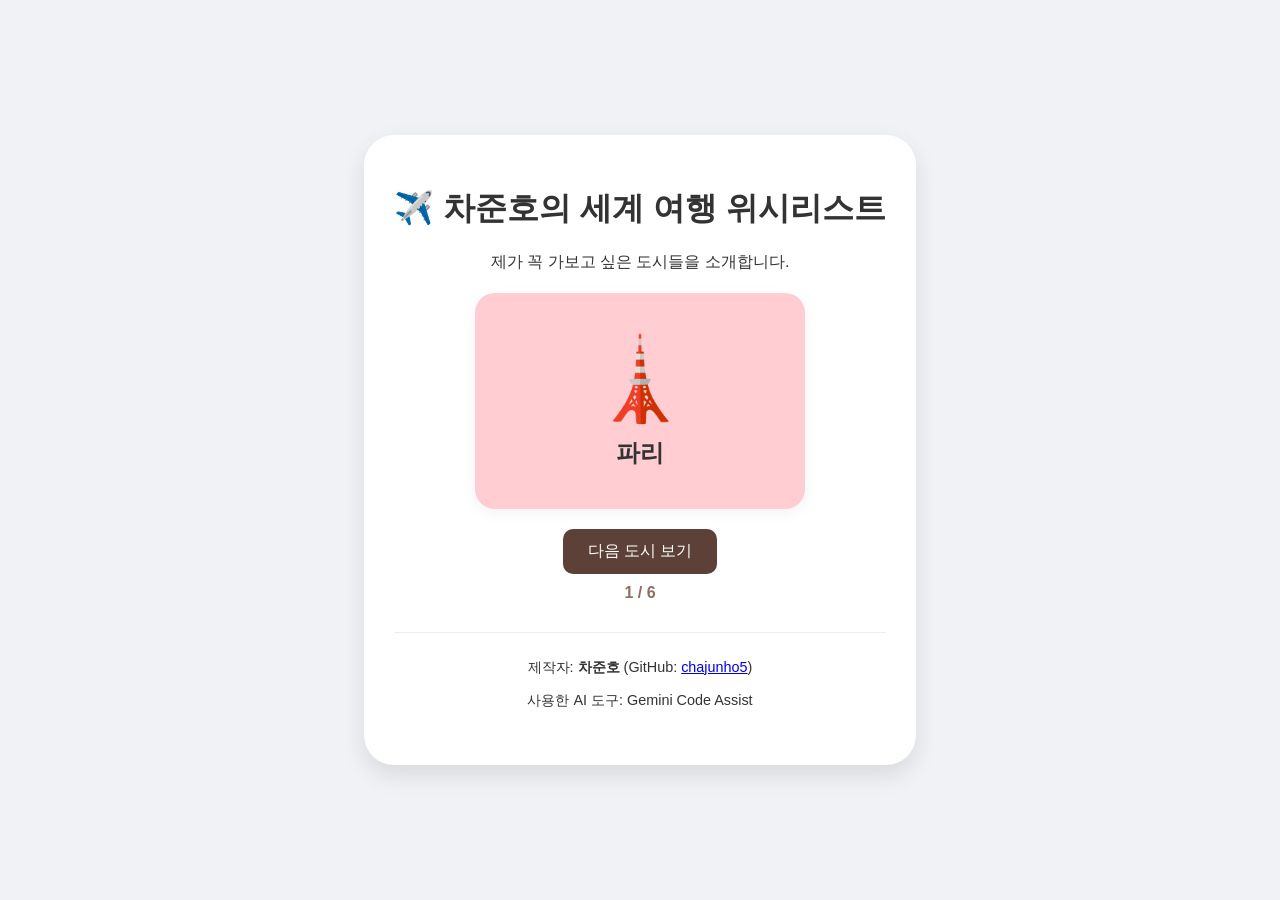
<file: index.html>
<!DOCTYPE html>
<html lang="ko">
<head>
    <meta charset="UTF-8">
    <meta name="viewport" content="width=device-width, initial-scale=1.0">
    <title>차준호의 숨겨진 보석 같은 도시들</title>
    <link rel="stylesheet" href="style.css">
</head>
<body>
    <div class="container">
        <h1>✈️ 차준호의 세계 여행 위시리스트</h1>
        <p id="status">제가 꼭 가보고 싶은 도시들을 소개합니다.</p>
        
        <div id="city-card" class="card">
            <div class="city-icon">🗼</div>
            <h2 id="city-name">파리</h2>
        </div>
        
        <button id="next-btn">다음 도시 보기</button>
        <p id="level-display">1 / 6</p>
        
        <footer style="margin-top: 30px; padding: 10px; border-top: 1px solid #eee; font-size: 0.9rem;">
            <p>제작자: <strong>차준호</strong> (GitHub: <a href="https://github.com/chajunho5">chajunho5</a>)</p>
            <p>사용한 AI 도구: Gemini Code Assist</p>
        </footer>
    </div>
    <script src="script.js"></script>
</body>
</html>
</file>
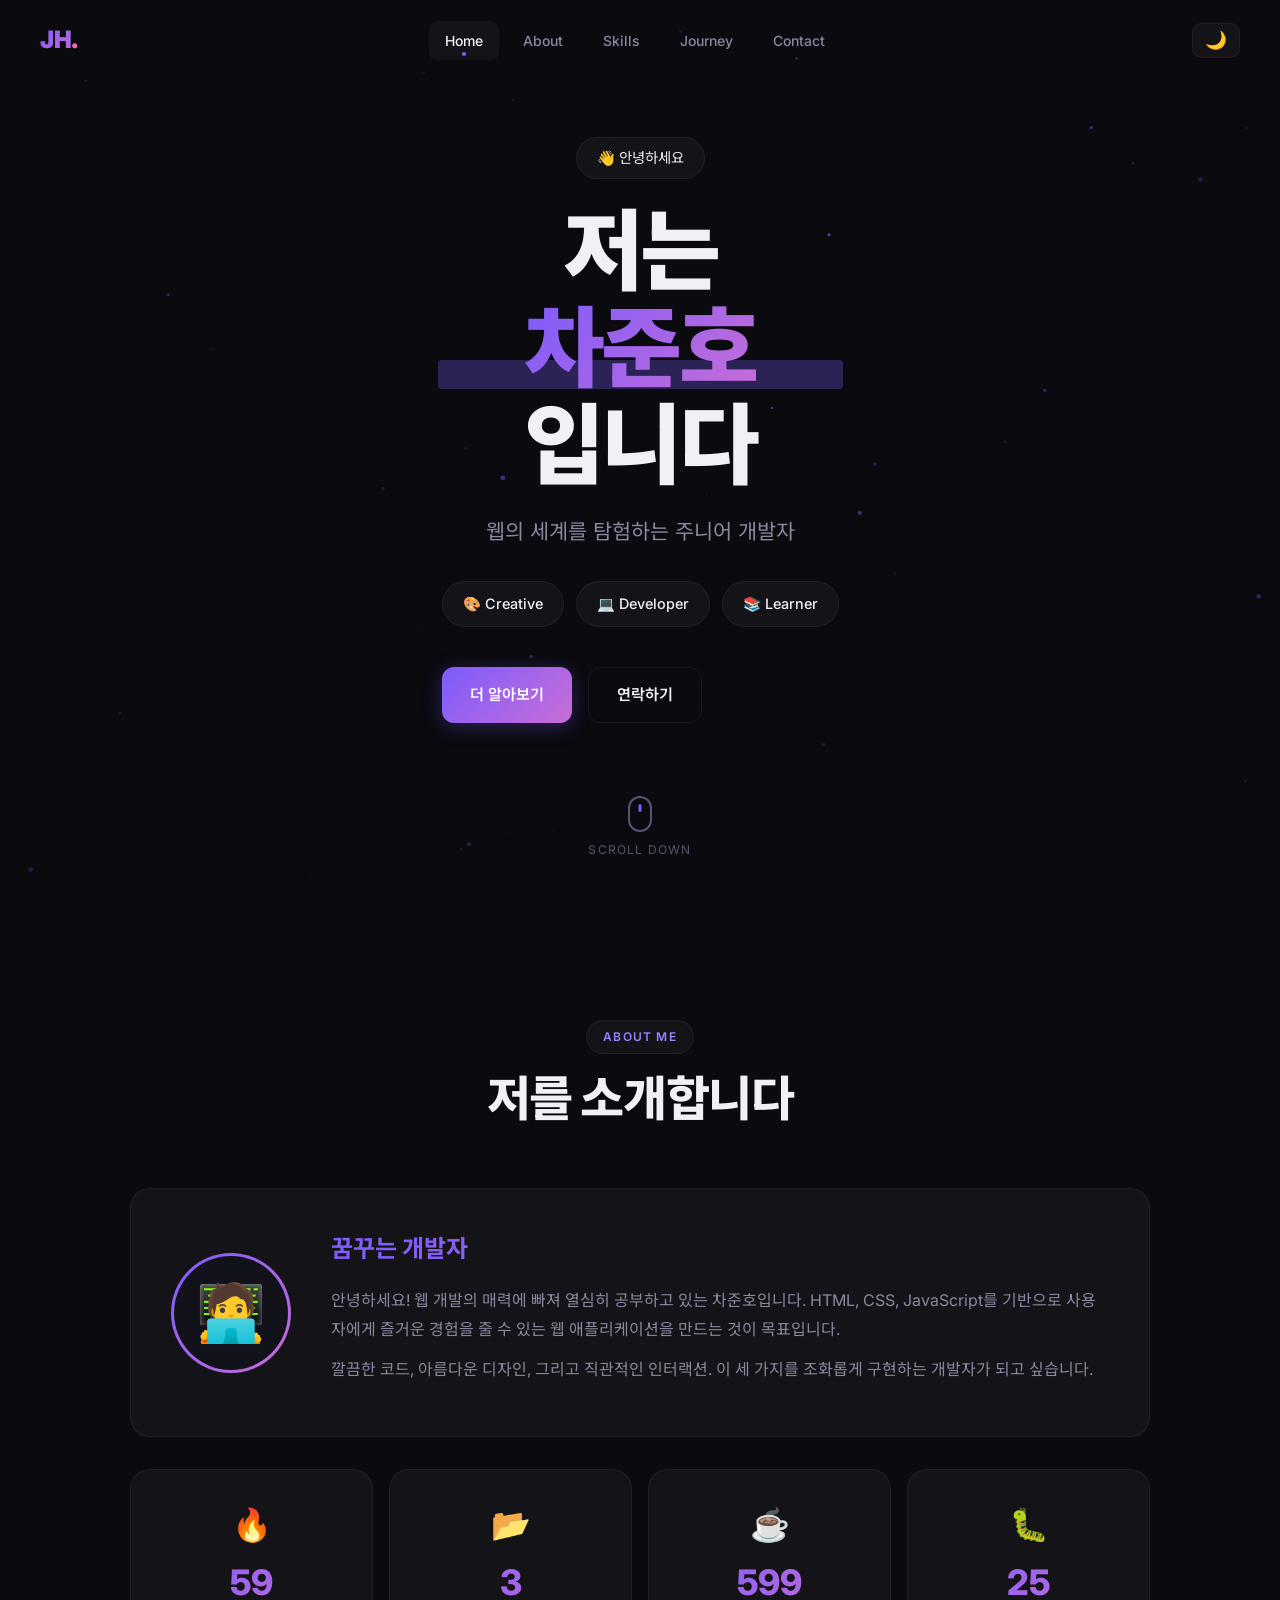
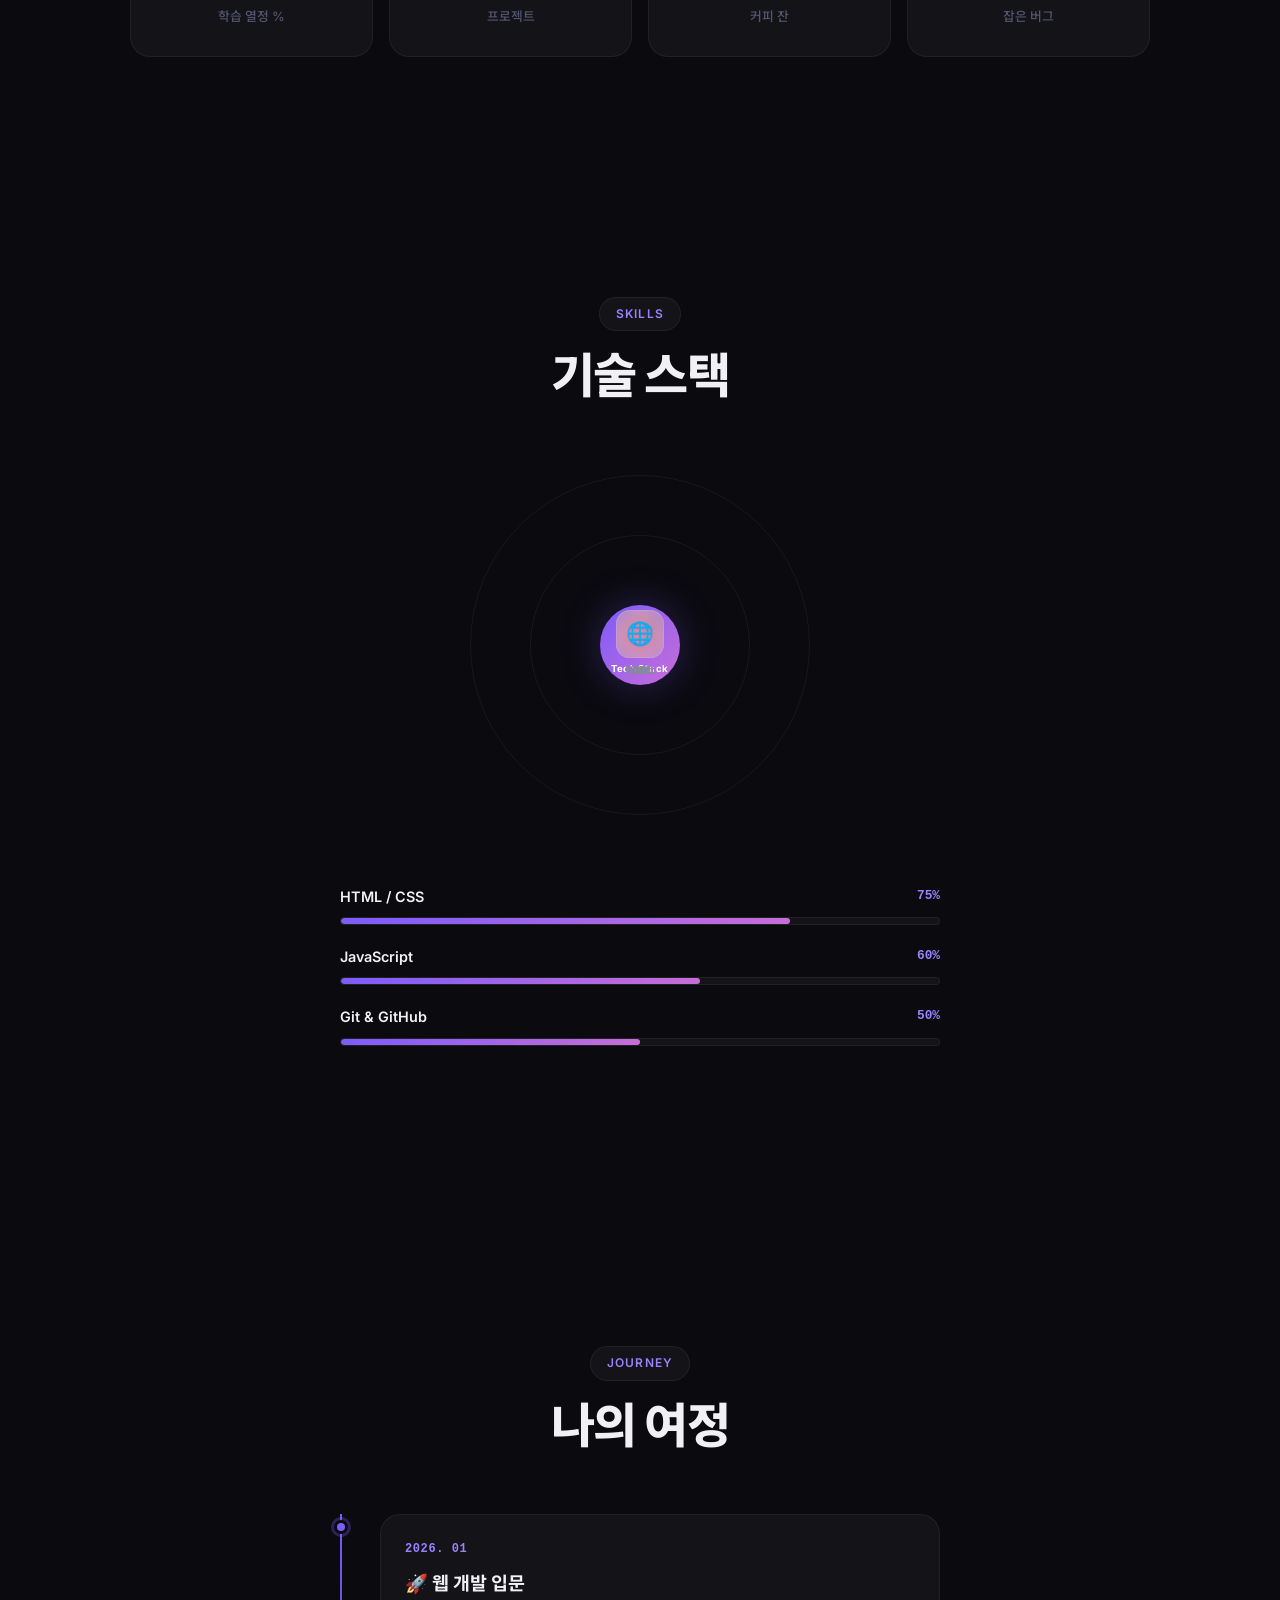
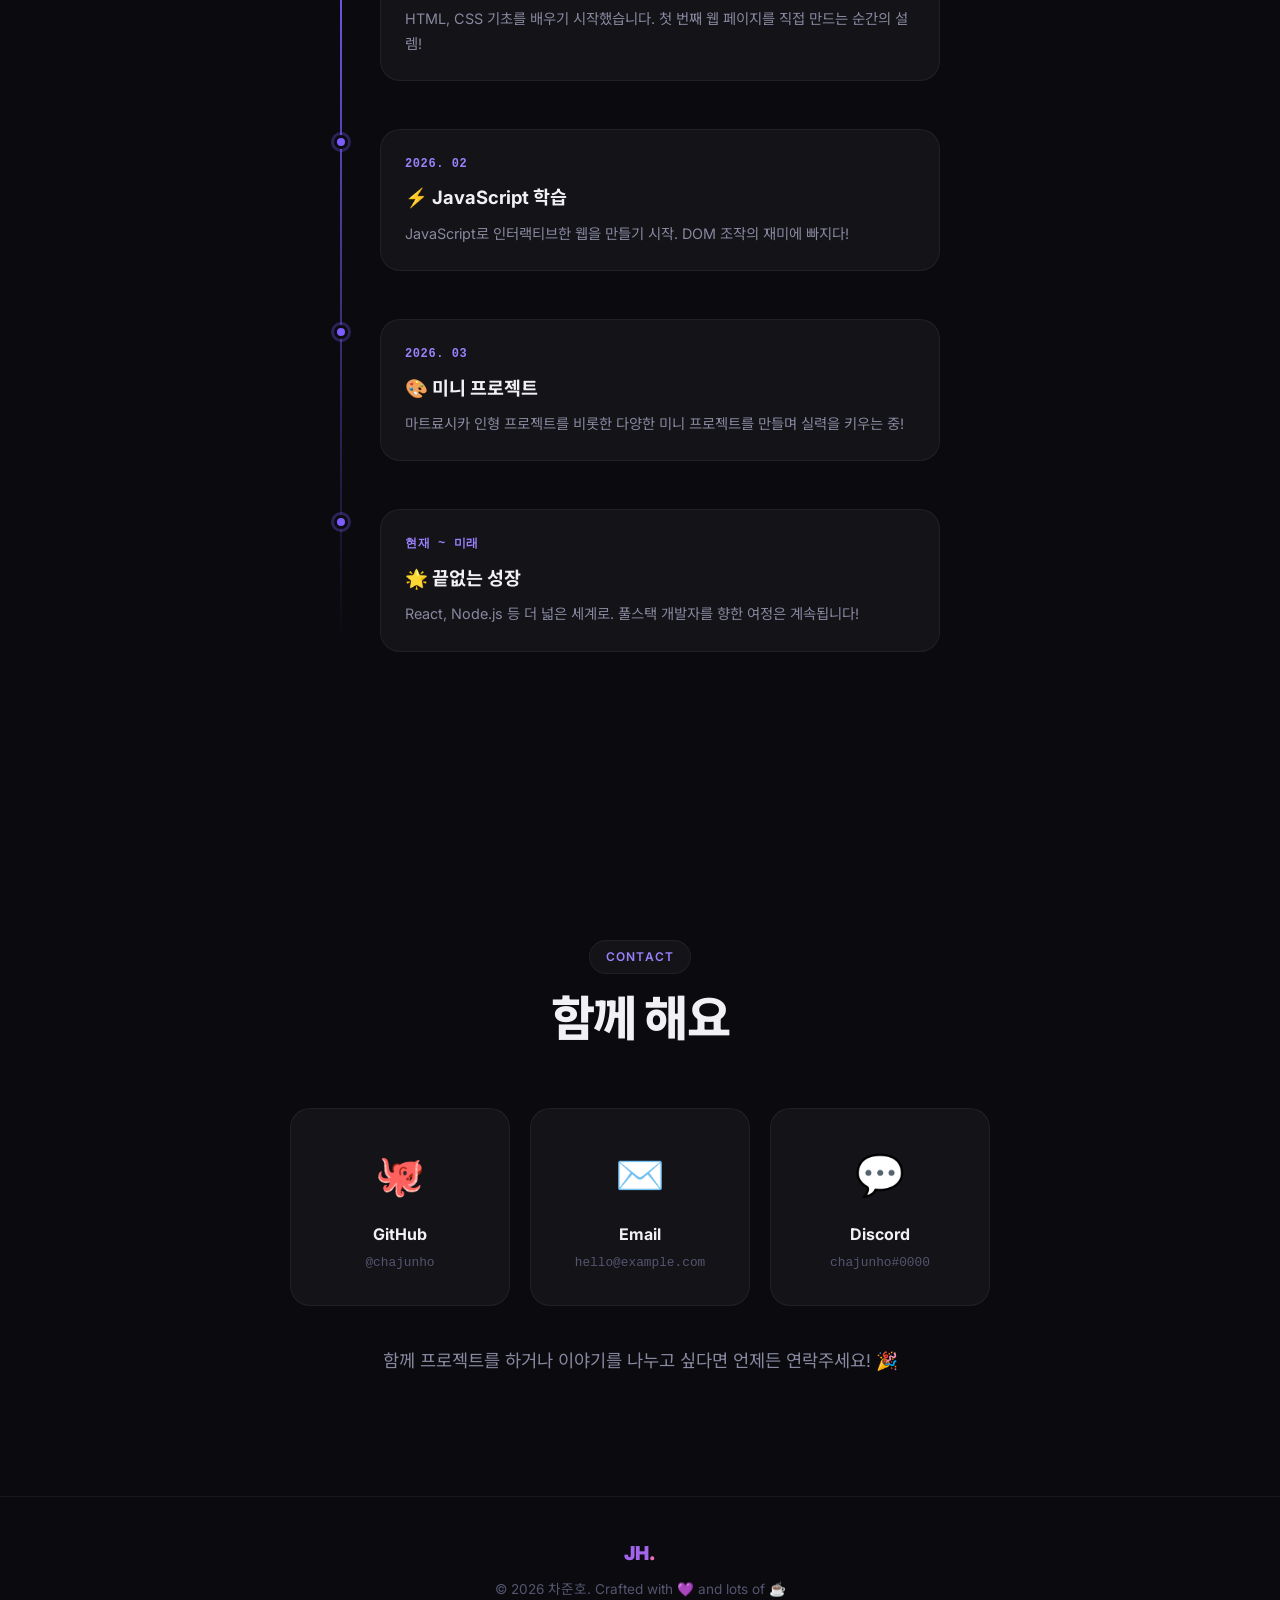
<file: projects/about-me/index.html>
<!DOCTYPE html>
<html lang="ko">
<head>
    <meta charset="UTF-8">
    <meta name="viewport" content="width=device-width, initial-scale=1.0">
    <title>차준호 | About Me</title>
    <meta name="description" content="차준호의 자기소개 페이지 - 웹 개발을 공부하는 개발자">
    <link rel="preconnect" href="https://fonts.googleapis.com">
    <link rel="preconnect" href="https://fonts.gstatic.com" crossorigin>
    <link href="https://fonts.googleapis.com/css2?family=Inter:wght@300;400;500;600;700;800;900&family=Noto+Sans+KR:wght@300;400;500;700;900&display=swap" rel="stylesheet">
    <link rel="stylesheet" href="style.css">
</head>
<body>
    <!-- 커서 따라다니는 글로우 -->
    <div id="cursor-glow"></div>

    <!-- 파티클 배경 -->
    <canvas id="particle-canvas"></canvas>

    <!-- 네비게이션 -->
    <nav id="navbar">
        <div class="nav-logo">JH<span class="dot">.</span></div>
        <div class="nav-links">
            <a href="#hero" class="nav-link active" data-section="hero">Home</a>
            <a href="#about" class="nav-link" data-section="about">About</a>
            <a href="#skills" class="nav-link" data-section="skills">Skills</a>
            <a href="#timeline" class="nav-link" data-section="timeline">Journey</a>
            <a href="#contact" class="nav-link" data-section="contact">Contact</a>
        </div>
        <button id="theme-toggle" aria-label="테마 전환">
            <span class="theme-icon">🌙</span>
        </button>
    </nav>

    <!-- 히어로 섹션 -->
    <section id="hero" class="section hero-section">
        <div class="hero-content">
            <div class="hero-badge">👋 안녕하세요</div>
            <h1 class="hero-title">
                <span class="line">저는</span>
                <span class="line highlight-wrap">
                    <span class="highlight">차준호</span>
                </span>
                <span class="line">입니다</span>
            </h1>
            <p class="hero-subtitle">웹의 세계를 탐험하는 주니어 개발자</p>
            <div class="hero-tags">
                <span class="tag" style="--delay: 0">🎨 Creative</span>
                <span class="tag" style="--delay: 1">💻 Developer</span>
                <span class="tag" style="--delay: 2">📚 Learner</span>
            </div>
            <div class="hero-cta">
                <a href="#about" class="btn btn-primary">더 알아보기</a>
                <a href="#contact" class="btn btn-ghost">연락하기</a>
            </div>
        </div>
        <div class="scroll-indicator">
            <div class="mouse">
                <div class="wheel"></div>
            </div>
            <span>Scroll Down</span>
        </div>
    </section>

    <!-- 어바웃 섹션 -->
    <section id="about" class="section about-section">
        <div class="section-header">
            <span class="section-label">About Me</span>
            <h2 class="section-title">저를 소개합니다</h2>
        </div>
        <div class="about-grid">
            <div class="about-card about-main">
                <div class="about-avatar">
                    <div class="avatar-ring"></div>
                    <div class="avatar-emoji">🧑‍💻</div>
                </div>
                <div class="about-text">
                    <h3>꿈꾸는 개발자</h3>
                    <p>
                        안녕하세요! 웹 개발의 매력에 빠져 열심히 공부하고 있는 차준호입니다. 
                        HTML, CSS, JavaScript를 기반으로 사용자에게 즐거운 경험을 줄 수 있는 
                        웹 애플리케이션을 만드는 것이 목표입니다.
                    </p>
                    <p>
                        깔끔한 코드, 아름다운 디자인, 그리고 직관적인 인터랙션. 
                        이 세 가지를 조화롭게 구현하는 개발자가 되고 싶습니다.
                    </p>
                </div>
            </div>
            <div class="about-stats">
                <div class="stat-card" style="--delay: 0">
                    <div class="stat-icon">🔥</div>
                    <div class="stat-number" data-target="100">0</div>
                    <div class="stat-label">학습 열정 %</div>
                </div>
                <div class="stat-card" style="--delay: 1">
                    <div class="stat-icon">📂</div>
                    <div class="stat-number" data-target="5">0</div>
                    <div class="stat-label">프로젝트</div>
                </div>
                <div class="stat-card" style="--delay: 2">
                    <div class="stat-icon">☕</div>
                    <div class="stat-number" data-target="999">0</div>
                    <div class="stat-label">커피 잔</div>
                </div>
                <div class="stat-card" style="--delay: 3">
                    <div class="stat-icon">🐛</div>
                    <div class="stat-number" data-target="42">0</div>
                    <div class="stat-label">잡은 버그</div>
                </div>
            </div>
        </div>
    </section>

    <!-- 스킬 섹션 -->
    <section id="skills" class="section skills-section">
        <div class="section-header">
            <span class="section-label">Skills</span>
            <h2 class="section-title">기술 스택</h2>
        </div>
        <div class="skills-orbit">
            <div class="orbit-center">
                <span>🚀</span>
                <p>Tech Stack</p>
            </div>
            <div class="skill-planet" style="--orbit: 1; --speed: 25s; --start: 0deg">
                <div class="planet-inner">
                    <span class="planet-icon">📄</span>
                    <span class="planet-name">HTML</span>
                </div>
            </div>
            <div class="skill-planet" style="--orbit: 1; --speed: 25s; --start: 120deg">
                <div class="planet-inner">
                    <span class="planet-icon">🎨</span>
                    <span class="planet-name">CSS</span>
                </div>
            </div>
            <div class="skill-planet" style="--orbit: 1; --speed: 25s; --start: 240deg">
                <div class="planet-inner">
                    <span class="planet-icon">⚡</span>
                    <span class="planet-name">JS</span>
                </div>
            </div>
            <div class="skill-planet" style="--orbit: 2; --speed: 35s; --start: 60deg">
                <div class="planet-inner">
                    <span class="planet-icon">🐙</span>
                    <span class="planet-name">Git</span>
                </div>
            </div>
            <div class="skill-planet" style="--orbit: 2; --speed: 35s; --start: 180deg">
                <div class="planet-inner">
                    <span class="planet-icon">🎯</span>
                    <span class="planet-name">React</span>
                </div>
            </div>
            <div class="skill-planet" style="--orbit: 2; --speed: 35s; --start: 300deg">
                <div class="planet-inner">
                    <span class="planet-icon">🌐</span>
                    <span class="planet-name">API</span>
                </div>
            </div>
        </div>
        <div class="skill-bars">
            <div class="skill-bar-item" data-skill="HTML / CSS" data-level="75">
                <div class="skill-bar-header">
                    <span>HTML / CSS</span>
                    <span class="skill-percent">75%</span>
                </div>
                <div class="skill-bar-track">
                    <div class="skill-bar-fill" style="--level: 75%"></div>
                </div>
            </div>
            <div class="skill-bar-item" data-skill="JavaScript" data-level="60">
                <div class="skill-bar-header">
                    <span>JavaScript</span>
                    <span class="skill-percent">60%</span>
                </div>
                <div class="skill-bar-track">
                    <div class="skill-bar-fill" style="--level: 60%"></div>
                </div>
            </div>
            <div class="skill-bar-item" data-skill="Git & GitHub" data-level="50">
                <div class="skill-bar-header">
                    <span>Git & GitHub</span>
                    <span class="skill-percent">50%</span>
                </div>
                <div class="skill-bar-track">
                    <div class="skill-bar-fill" style="--level: 50%"></div>
                </div>
            </div>
            <div class="skill-bar-item" data-skill="React (학습중)" data-level="30">
                <div class="skill-bar-header">
                    <span>React <small>(학습중 🌱)</small></span>
                    <span class="skill-percent">30%</span>
                </div>
                <div class="skill-bar-track">
                    <div class="skill-bar-fill learning" style="--level: 30%"></div>
                </div>
            </div>
        </div>
    </section>

    <!-- 타임라인 섹션 -->
    <section id="timeline" class="section timeline-section">
        <div class="section-header">
            <span class="section-label">Journey</span>
            <h2 class="section-title">나의 여정</h2>
        </div>
        <div class="timeline">
            <div class="timeline-item" style="--delay: 0">
                <div class="timeline-dot"></div>
                <div class="timeline-content">
                    <div class="timeline-date">2026. 01</div>
                    <h3>🚀 웹 개발 입문</h3>
                    <p>HTML, CSS 기초를 배우기 시작했습니다. 첫 번째 웹 페이지를 직접 만드는 순간의 설렘!</p>
                </div>
            </div>
            <div class="timeline-item" style="--delay: 1">
                <div class="timeline-dot"></div>
                <div class="timeline-content">
                    <div class="timeline-date">2026. 02</div>
                    <h3>⚡ JavaScript 학습</h3>
                    <p>JavaScript로 인터랙티브한 웹을 만들기 시작. DOM 조작의 재미에 빠지다!</p>
                </div>
            </div>
            <div class="timeline-item" style="--delay: 2">
                <div class="timeline-dot"></div>
                <div class="timeline-content">
                    <div class="timeline-date">2026. 03</div>
                    <h3>🎨 미니 프로젝트</h3>
                    <p>마트료시카 인형 프로젝트를 비롯한 다양한 미니 프로젝트를 만들며 실력을 키우는 중!</p>
                </div>
            </div>
            <div class="timeline-item" style="--delay: 3">
                <div class="timeline-dot"></div>
                <div class="timeline-content">
                    <div class="timeline-date">현재 ~ 미래</div>
                    <h3>🌟 끝없는 성장</h3>
                    <p>React, Node.js 등 더 넓은 세계로. 풀스택 개발자를 향한 여정은 계속됩니다!</p>
                </div>
            </div>
        </div>
    </section>

    <!-- 연락처 섹션 -->
    <section id="contact" class="section contact-section">
        <div class="section-header">
            <span class="section-label">Contact</span>
            <h2 class="section-title">함께 해요</h2>
        </div>
        <div class="contact-grid">
            <a href="https://github.com/chajunho" class="contact-card" target="_blank" rel="noopener noreferrer">
                <div class="contact-icon">🐙</div>
                <div class="contact-name">GitHub</div>
                <div class="contact-detail">@chajunho</div>
            </a>
            <a href="mailto:hello@example.com" class="contact-card">
                <div class="contact-icon">✉️</div>
                <div class="contact-name">Email</div>
                <div class="contact-detail">hello@example.com</div>
            </a>
            <div class="contact-card">
                <div class="contact-icon">💬</div>
                <div class="contact-name">Discord</div>
                <div class="contact-detail">chajunho#0000</div>
            </div>
        </div>
        <div class="contact-message">
            <p>함께 프로젝트를 하거나 이야기를 나누고 싶다면 언제든 연락주세요! 🎉</p>
        </div>
    </section>

    <!-- 푸터 -->
    <footer id="footer">
        <div class="footer-content">
            <div class="footer-logo">JH<span class="dot">.</span></div>
            <p>© 2026 차준호. Crafted with 💜 and lots of ☕</p>
        </div>
    </footer>

    <script src="script.js"></script>
</body>
</html>
</file>
<file: style.css>
body {
    font-family: 'Pretendard', sans-serif;
    margin: 0;
    display: flex;
    justify-content: center;
    align-items: center;
    min-height: 100vh;
    background-color: #f0f2f5; /* 깔끔한 연회색 배경 */
    color: #333;
}

.container {
    text-align: center;
    padding: 30px;
    background: white;
    border-radius: 30px;
    box-shadow: 0 10px 25px rgba(0,0,0,0.1);
}

.card {
    width: 250px;
    padding: 40px;
    margin: 20px auto;
    background-color: #ffcdd2;
    border-radius: 20px;
    box-shadow: 0 4px 15px rgba(0,0,0,0.05);
    transition: all 0.3s ease;
}

.city-icon {
    font-size: 80px;
    margin-bottom: 10px;
}

#city-name {
    margin: 10px 0 0;
    font-size: 1.5rem;
}

#next-btn {
    padding: 12px 25px;
    font-size: 1rem;
    background-color: #5d4037;
    color: white;
    border: none;
    border-radius: 10px;
    cursor: pointer;
    transition: background 0.2s;
}

#next-btn:hover {
    background-color: #795548;
}

#level-display {
    font-weight: bold;
    color: #8d6e63;
    margin-top: 10px;
}

/* 인형이 새로 나타날 때의 효과 */
@keyframes pop {
    0% { opacity: 0; transform: scale(1.5); }
    100% { opacity: 1; transform: scale(1); }
}

.pop-animation {
    animation: pop 0.4s ease-out;
}
</file>
<file: projects/about-me/style.css>
/* ===========================
   Design Tokens
   =========================== */
:root {
    /* Colors - Dark Theme (default) */
    --bg-primary: #0a0a0f;
    --bg-secondary: #12121a;
    --bg-card: rgba(255, 255, 255, 0.04);
    --bg-card-hover: rgba(255, 255, 255, 0.08);
    --text-primary: #f0f0f5;
    --text-secondary: #8888a0;
    --text-muted: #555570;
    --accent: #7c5cfc;
    --accent-light: #9b82fc;
    --accent-glow: rgba(124, 92, 252, 0.3);
    --gradient-1: linear-gradient(135deg, #7c5cfc, #c86dd7);
    --gradient-2: linear-gradient(135deg, #c86dd7, #ff6b9d);
    --gradient-3: linear-gradient(135deg, #7c5cfc, #5cb8fc);
    --border: rgba(255, 255, 255, 0.06);
    --border-hover: rgba(255, 255, 255, 0.12);
    --shadow: 0 8px 32px rgba(0, 0, 0, 0.4);
    --shadow-glow: 0 0 40px rgba(124, 92, 252, 0.15);
    --glass: rgba(255, 255, 255, 0.03);
    --glass-border: rgba(255, 255, 255, 0.08);

    /* Typography */
    --font-main: 'Inter', 'Noto Sans KR', -apple-system, sans-serif;
    --font-mono: 'JetBrains Mono', 'Fira Code', monospace;

    /* Spacing */
    --section-padding: 120px 40px;
    --card-radius: 20px;
    --btn-radius: 12px;

    /* Animation */
    --ease-out-expo: cubic-bezier(0.16, 1, 0.3, 1);
    --ease-spring: cubic-bezier(0.34, 1.56, 0.64, 1);
    --transition-fast: 0.2s var(--ease-out-expo);
    --transition-medium: 0.4s var(--ease-out-expo);
    --transition-slow: 0.8s var(--ease-out-expo);
}

/* Light Theme */
[data-theme="light"] {
    --bg-primary: #fafafe;
    --bg-secondary: #f0f0f6;
    --bg-card: rgba(0, 0, 0, 0.03);
    --bg-card-hover: rgba(0, 0, 0, 0.06);
    --text-primary: #1a1a2e;
    --text-secondary: #6666880;
    --text-muted: #999aaa;
    --border: rgba(0, 0, 0, 0.06);
    --border-hover: rgba(0, 0, 0, 0.12);
    --shadow: 0 8px 32px rgba(0, 0, 0, 0.08);
    --glass: rgba(255, 255, 255, 0.6);
    --glass-border: rgba(0, 0, 0, 0.08);
}

/* ===========================
   Global Reset & Base
   =========================== */
*, *::before, *::after {
    margin: 0;
    padding: 0;
    box-sizing: border-box;
}

html {
    scroll-behavior: smooth;
    font-size: 16px;
    scrollbar-width: thin;
    scrollbar-color: var(--accent) transparent;
}

body {
    font-family: var(--font-main);
    background-color: var(--bg-primary);
    color: var(--text-primary);
    line-height: 1.7;
    overflow-x: hidden;
    transition: background-color 0.6s ease, color 0.6s ease;
}

a {
    text-decoration: none;
    color: inherit;
}

::selection {
    background: var(--accent);
    color: white;
}

::-webkit-scrollbar {
    width: 6px;
}
::-webkit-scrollbar-track {
    background: transparent;
}
::-webkit-scrollbar-thumb {
    background: var(--accent);
    border-radius: 3px;
}

/* ===========================
   Cursor Glow Effect
   =========================== */
#cursor-glow {
    position: fixed;
    width: 500px;
    height: 500px;
    border-radius: 50%;
    background: radial-gradient(circle, var(--accent-glow) 0%, transparent 70%);
    pointer-events: none;
    z-index: 0;
    transform: translate(-50%, -50%);
    opacity: 0;
    transition: opacity 0.3s ease;
}

/* ===========================
   Particle Canvas
   =========================== */
#particle-canvas {
    position: fixed;
    top: 0;
    left: 0;
    width: 100%;
    height: 100%;
    pointer-events: none;
    z-index: 0;
}

/* ===========================
   Navigation
   =========================== */
#navbar {
    position: fixed;
    top: 0;
    left: 0;
    right: 0;
    z-index: 100;
    display: flex;
    align-items: center;
    justify-content: space-between;
    padding: 20px 40px;
    transition: all var(--transition-medium);
}

#navbar.scrolled {
    padding: 12px 40px;
    background: var(--glass);
    backdrop-filter: blur(20px) saturate(1.5);
    -webkit-backdrop-filter: blur(20px) saturate(1.5);
    border-bottom: 1px solid var(--glass-border);
}

.nav-logo {
    font-size: 1.5rem;
    font-weight: 900;
    letter-spacing: -0.02em;
    background: var(--gradient-1);
    -webkit-background-clip: text;
    -webkit-text-fill-color: transparent;
    background-clip: text;
}

.dot {
    background: var(--gradient-2);
    -webkit-background-clip: text;
    background-clip: text;
}

.nav-links {
    display: flex;
    gap: 8px;
}

.nav-link {
    padding: 8px 16px;
    border-radius: 8px;
    font-size: 0.875rem;
    font-weight: 500;
    color: var(--text-secondary);
    transition: all var(--transition-fast);
    position: relative;
}

.nav-link:hover,
.nav-link.active {
    color: var(--text-primary);
    background: var(--bg-card);
}

.nav-link.active::after {
    content: '';
    position: absolute;
    bottom: 4px;
    left: 50%;
    transform: translateX(-50%);
    width: 4px;
    height: 4px;
    border-radius: 50%;
    background: var(--accent);
}

#theme-toggle {
    background: var(--bg-card);
    border: 1px solid var(--border);
    border-radius: 10px;
    padding: 8px 12px;
    cursor: pointer;
    transition: all var(--transition-fast);
    font-size: 1.1rem;
    line-height: 1;
}

#theme-toggle:hover {
    background: var(--bg-card-hover);
    border-color: var(--border-hover);
    transform: rotate(20deg);
}

/* ===========================
   Section commons
   =========================== */
.section {
    position: relative;
    z-index: 1;
    padding: var(--section-padding);
    max-width: 1100px;
    margin: 0 auto;
}

.section-header {
    text-align: center;
    margin-bottom: 60px;
}

.section-label {
    display: inline-block;
    padding: 6px 16px;
    border-radius: 20px;
    font-size: 0.75rem;
    font-weight: 600;
    letter-spacing: 0.1em;
    text-transform: uppercase;
    background: var(--bg-card);
    border: 1px solid var(--border);
    color: var(--accent-light);
    margin-bottom: 16px;
}

.section-title {
    font-size: clamp(2rem, 5vw, 3rem);
    font-weight: 800;
    letter-spacing: -0.03em;
    line-height: 1.2;
}

/* ===========================
   Hero Section
   =========================== */
.hero-section {
    min-height: 100vh;
    display: flex;
    flex-direction: column;
    justify-content: center;
    align-items: center;
    text-align: center;
    padding-top: 80px;
}

.hero-badge {
    display: inline-block;
    padding: 8px 20px;
    border-radius: 50px;
    background: var(--bg-card);
    border: 1px solid var(--border);
    font-size: 0.9rem;
    margin-bottom: 24px;
    animation: fadeInUp 0.8s var(--ease-out-expo) both;
}

.hero-title {
    font-size: clamp(3rem, 8vw, 5.5rem);
    font-weight: 900;
    line-height: 1.1;
    letter-spacing: -0.04em;
    margin-bottom: 20px;
}

.hero-title .line {
    display: block;
    animation: fadeInUp 0.8s var(--ease-out-expo) both;
}

.hero-title .line:nth-child(1) { animation-delay: 0.1s; }
.hero-title .line:nth-child(2) { animation-delay: 0.2s; }
.hero-title .line:nth-child(3) { animation-delay: 0.3s; }

.highlight {
    background: var(--gradient-1);
    -webkit-background-clip: text;
    -webkit-text-fill-color: transparent;
    background-clip: text;
    position: relative;
}

.highlight-wrap {
    position: relative;
}

.highlight-wrap::after {
    content: '';
    position: absolute;
    bottom: 8px;
    left: -4px;
    right: -4px;
    height: 30%;
    background: var(--accent-glow);
    border-radius: 4px;
    z-index: -1;
    animation: expandWidth 0.6s 0.6s var(--ease-out-expo) both;
}

.hero-subtitle {
    font-size: clamp(1rem, 2.5vw, 1.3rem);
    color: var(--text-secondary);
    margin-bottom: 32px;
    animation: fadeInUp 0.8s 0.4s var(--ease-out-expo) both;
}

.hero-tags {
    display: flex;
    gap: 12px;
    justify-content: center;
    flex-wrap: wrap;
    margin-bottom: 40px;
    animation: fadeInUp 0.8s 0.5s var(--ease-out-expo) both;
}

.tag {
    padding: 10px 20px;
    border-radius: 50px;
    background: var(--bg-card);
    border: 1px solid var(--border);
    font-size: 0.9rem;
    font-weight: 500;
    transition: all var(--transition-fast);
    cursor: default;
}

.tag:hover {
    border-color: var(--accent);
    background: var(--accent-glow);
    transform: translateY(-2px);
}

.hero-cta {
    display: flex;
    gap: 16px;
    animation: fadeInUp 0.8s 0.6s var(--ease-out-expo) both;
}

/* Buttons */
.btn {
    display: inline-flex;
    align-items: center;
    gap: 8px;
    padding: 14px 28px;
    border-radius: var(--btn-radius);
    font-family: var(--font-main);
    font-size: 0.95rem;
    font-weight: 600;
    cursor: pointer;
    transition: all var(--transition-fast);
    border: none;
}

.btn-primary {
    background: var(--gradient-1);
    color: white;
    box-shadow: 0 4px 20px var(--accent-glow);
}

.btn-primary:hover {
    transform: translateY(-2px);
    box-shadow: 0 8px 30px var(--accent-glow);
}

.btn-ghost {
    background: transparent;
    color: var(--text-primary);
    border: 1px solid var(--border);
}

.btn-ghost:hover {
    border-color: var(--accent);
    background: var(--bg-card);
    transform: translateY(-2px);
}

/* Scroll Indicator */
.scroll-indicator {
    position: absolute;
    bottom: 40px;
    display: flex;
    flex-direction: column;
    align-items: center;
    gap: 8px;
    animation: fadeInUp 0.8s 1s var(--ease-out-expo) both;
}

.scroll-indicator span {
    font-size: 0.75rem;
    color: var(--text-muted);
    letter-spacing: 0.1em;
    text-transform: uppercase;
}

.mouse {
    width: 24px;
    height: 36px;
    border: 2px solid var(--text-muted);
    border-radius: 12px;
    position: relative;
}

.wheel {
    width: 3px;
    height: 8px;
    background: var(--accent);
    border-radius: 2px;
    position: absolute;
    top: 6px;
    left: 50%;
    transform: translateX(-50%);
    animation: scroll-wheel 2s ease-in-out infinite;
}

/* ===========================
   About Section
   =========================== */
.about-grid {
    display: grid;
    gap: 32px;
}

.about-card {
    background: var(--bg-card);
    border: 1px solid var(--border);
    border-radius: var(--card-radius);
    padding: 40px;
    transition: all var(--transition-medium);
}

.about-card:hover {
    border-color: var(--border-hover);
    box-shadow: var(--shadow-glow);
}

.about-main {
    display: flex;
    gap: 40px;
    align-items: center;
}

.about-avatar {
    position: relative;
    flex-shrink: 0;
}

.avatar-ring {
    width: 120px;
    height: 120px;
    border-radius: 50%;
    background: var(--gradient-1);
    padding: 3px;
    animation: rotate 8s linear infinite;
}

.avatar-ring::after {
    content: '';
    display: block;
    width: 100%;
    height: 100%;
    border-radius: 50%;
    background: var(--bg-secondary);
}

.avatar-emoji {
    position: absolute;
    top: 50%;
    left: 50%;
    transform: translate(-50%, -50%);
    font-size: 3.5rem;
}

.about-text h3 {
    font-size: 1.5rem;
    font-weight: 700;
    margin-bottom: 16px;
    background: var(--gradient-1);
    -webkit-background-clip: text;
    -webkit-text-fill-color: transparent;
    background-clip: text;
}

.about-text p {
    color: var(--text-secondary);
    margin-bottom: 12px;
    line-height: 1.8;
}

/* Stats */
.about-stats {
    display: grid;
    grid-template-columns: repeat(4, 1fr);
    gap: 16px;
}

.stat-card {
    background: var(--bg-card);
    border: 1px solid var(--border);
    border-radius: var(--card-radius);
    padding: 28px 20px;
    text-align: center;
    transition: all var(--transition-medium);
    cursor: default;
}

.stat-card:hover {
    transform: translateY(-4px);
    border-color: var(--accent);
    box-shadow: var(--shadow-glow);
}

.stat-icon {
    font-size: 2rem;
    margin-bottom: 12px;
}

.stat-number {
    font-size: 2.2rem;
    font-weight: 800;
    background: var(--gradient-1);
    -webkit-background-clip: text;
    -webkit-text-fill-color: transparent;
    background-clip: text;
    line-height: 1;
    margin-bottom: 6px;
}

.stat-label {
    font-size: 0.8rem;
    color: var(--text-muted);
    font-weight: 500;
}

/* ===========================
   Skills Section
   =========================== */
.skills-orbit {
    position: relative;
    width: 360px;
    height: 360px;
    margin: 0 auto 60px;
}

.orbit-center {
    position: absolute;
    top: 50%;
    left: 50%;
    transform: translate(-50%, -50%);
    width: 80px;
    height: 80px;
    border-radius: 50%;
    background: var(--gradient-1);
    display: flex;
    flex-direction: column;
    justify-content: center;
    align-items: center;
    z-index: 2;
    box-shadow: 0 0 40px var(--accent-glow);
}

.orbit-center span {
    font-size: 1.8rem;
}

.orbit-center p {
    font-size: 0.6rem;
    font-weight: 700;
    color: white;
    letter-spacing: 0.05em;
}

/* Orbit rings */
.skills-orbit::before,
.skills-orbit::after {
    content: '';
    position: absolute;
    border: 1px solid var(--border);
    border-radius: 50%;
    top: 50%;
    left: 50%;
    transform: translate(-50%, -50%);
}

.skills-orbit::before {
    width: 220px;
    height: 220px;
}

.skills-orbit::after {
    width: 340px;
    height: 340px;
}

.skill-planet {
    position: absolute;
    top: 50%;
    left: 50%;
    --radius-1: 110px;
    --radius-2: 170px;
    --radius: var(--radius-1);
    animation: orbit var(--speed) linear infinite;
    animation-delay: calc(var(--start) / 360 * var(--speed) * -1);
    z-index: 3;
}

.skill-planet:nth-child(n+5) {
    --radius: var(--radius-2);
}

.planet-inner {
    display: flex;
    flex-direction: column;
    align-items: center;
    gap: 4px;
    transform: translate(-50%, -50%);
    animation: counter-orbit var(--speed) linear infinite;
    animation-delay: calc(var(--start) / 360 * var(--speed) * -1);
}

.planet-icon {
    width: 48px;
    height: 48px;
    border-radius: 14px;
    background: var(--bg-card);
    border: 1px solid var(--border);
    display: flex;
    justify-content: center;
    align-items: center;
    font-size: 1.4rem;
    backdrop-filter: blur(10px);
    transition: all var(--transition-fast);
}

.planet-name {
    font-size: 0.65rem;
    font-weight: 600;
    color: var(--text-secondary);
}

/* Skill bars */
.skill-bars {
    display: grid;
    gap: 20px;
    max-width: 600px;
    margin: 0 auto;
}

.skill-bar-item {
    opacity: 0;
    transform: translateX(-20px);
    transition: all 0.6s var(--ease-out-expo);
}

.skill-bar-item.visible {
    opacity: 1;
    transform: translateX(0);
}

.skill-bar-header {
    display: flex;
    justify-content: space-between;
    margin-bottom: 8px;
    font-size: 0.9rem;
    font-weight: 600;
}

.skill-bar-header small {
    font-weight: 400;
    color: var(--text-muted);
}

.skill-percent {
    color: var(--accent-light);
    font-family: var(--font-mono);
    font-size: 0.8rem;
}

.skill-bar-track {
    height: 8px;
    background: var(--bg-card);
    border-radius: 4px;
    overflow: hidden;
    border: 1px solid var(--border);
}

.skill-bar-fill {
    height: 100%;
    width: 0;
    background: var(--gradient-1);
    border-radius: 4px;
    transition: width 1.2s var(--ease-out-expo);
}

.skill-bar-fill.learning {
    background: var(--gradient-3);
}

.skill-bar-item.visible .skill-bar-fill {
    width: var(--level);
}

/* ===========================
   Timeline Section
   =========================== */
.timeline {
    position: relative;
    max-width: 600px;
    margin: 0 auto;
    padding-left: 40px;
}

.timeline::before {
    content: '';
    position: absolute;
    left: 0;
    top: 0;
    bottom: 0;
    width: 2px;
    background: linear-gradient(to bottom, var(--accent), transparent);
}

.timeline-item {
    position: relative;
    margin-bottom: 48px;
    opacity: 0;
    transform: translateY(30px);
    transition: all 0.8s var(--ease-out-expo);
}

.timeline-item.visible {
    opacity: 1;
    transform: translateY(0);
}

.timeline-dot {
    position: absolute;
    left: -46px;
    top: 6px;
    width: 14px;
    height: 14px;
    border-radius: 50%;
    background: var(--accent);
    border: 3px solid var(--bg-primary);
    box-shadow: 0 0 0 3px var(--accent-glow);
    transition: all var(--transition-fast);
}

.timeline-item:hover .timeline-dot {
    transform: scale(1.3);
    box-shadow: 0 0 0 6px var(--accent-glow);
}

.timeline-content {
    background: var(--bg-card);
    border: 1px solid var(--border);
    border-radius: var(--card-radius);
    padding: 24px;
    transition: all var(--transition-medium);
}

.timeline-content:hover {
    border-color: var(--border-hover);
    box-shadow: var(--shadow-glow);
}

.timeline-date {
    font-size: 0.75rem;
    font-weight: 600;
    color: var(--accent-light);
    letter-spacing: 0.05em;
    margin-bottom: 8px;
    font-family: var(--font-mono);
}

.timeline-content h3 {
    font-size: 1.15rem;
    font-weight: 700;
    margin-bottom: 8px;
}

.timeline-content p {
    color: var(--text-secondary);
    font-size: 0.9rem;
    line-height: 1.7;
}

/* ===========================
   Contact Section
   =========================== */
.contact-grid {
    display: grid;
    grid-template-columns: repeat(3, 1fr);
    gap: 20px;
    max-width: 700px;
    margin: 0 auto 40px;
}

.contact-card {
    background: var(--bg-card);
    border: 1px solid var(--border);
    border-radius: var(--card-radius);
    padding: 32px 24px;
    text-align: center;
    transition: all var(--transition-medium);
    cursor: pointer;
    display: block;
}

.contact-card:hover {
    transform: translateY(-6px);
    border-color: var(--accent);
    box-shadow: var(--shadow-glow);
}

.contact-icon {
    font-size: 2.5rem;
    margin-bottom: 12px;
}

.contact-name {
    font-weight: 700;
    font-size: 1rem;
    margin-bottom: 4px;
}

.contact-detail {
    color: var(--text-muted);
    font-size: 0.8rem;
    font-family: var(--font-mono);
}

.contact-message {
    text-align: center;
}

.contact-message p {
    color: var(--text-secondary);
    font-size: 1.1rem;
}

/* ===========================
   Footer
   =========================== */
#footer {
    position: relative;
    z-index: 1;
    border-top: 1px solid var(--border);
    padding: 40px;
    text-align: center;
}

.footer-logo {
    font-size: 1.2rem;
    font-weight: 900;
    background: var(--gradient-1);
    -webkit-background-clip: text;
    -webkit-text-fill-color: transparent;
    background-clip: text;
    margin-bottom: 8px;
}

.footer-content p {
    color: var(--text-muted);
    font-size: 0.85rem;
}

/* ===========================
   Animations
   =========================== */
@keyframes fadeInUp {
    from {
        opacity: 0;
        transform: translateY(30px);
    }
    to {
        opacity: 1;
        transform: translateY(0);
    }
}

@keyframes expandWidth {
    from { transform: scaleX(0); }
    to { transform: scaleX(1); }
}

@keyframes scroll-wheel {
    0% { transform: translateX(-50%) translateY(0); opacity: 1; }
    50% { transform: translateX(-50%) translateY(12px); opacity: 0; }
    100% { transform: translateX(-50%) translateY(0); opacity: 1; }
}

@keyframes rotate {
    from { transform: rotate(0deg); }
    to { transform: rotate(360deg); }
}

@keyframes orbit {
    from {
        transform: translate(-50%, -50%) rotate(var(--start)) translateX(var(--radius)) rotate(calc(-1 * var(--start)));
    }
    to {
        transform: translate(-50%, -50%) rotate(calc(var(--start) + 360deg)) translateX(var(--radius)) rotate(calc(-1 * var(--start) - 360deg));
    }
}

@keyframes counter-orbit {
    from { transform: translate(-50%, -50%) rotate(0deg); }
    to { transform: translate(-50%, -50%) rotate(-360deg); }
}

@keyframes float {
    0%, 100% { transform: translateY(0); }
    50% { transform: translateY(-10px); }
}

/* ===========================
   Reveal animation
   =========================== */
.reveal {
    opacity: 0;
    transform: translateY(40px);
    transition: all 0.8s var(--ease-out-expo);
}

.reveal.visible {
    opacity: 1;
    transform: translateY(0);
}

/* ===========================
   Responsive
   =========================== */
@media (max-width: 768px) {
    :root {
        --section-padding: 80px 20px;
    }

    #navbar {
        padding: 16px 20px;
    }

    .nav-links {
        display: none;
    }

    .about-main {
        flex-direction: column;
        text-align: center;
    }

    .about-stats {
        grid-template-columns: repeat(2, 1fr);
    }

    .skills-orbit {
        width: 280px;
        height: 280px;
    }

    .skills-orbit::before {
        width: 180px;
        height: 180px;
    }

    .skills-orbit::after {
        width: 260px;
        height: 260px;
    }

    .skill-planet {
        --radius-1: 90px;
        --radius-2: 130px;
    }

    .contact-grid {
        grid-template-columns: 1fr;
    }

    .hero-title {
        font-size: clamp(2.5rem, 10vw, 4rem);
    }

    .hero-cta {
        flex-direction: column;
        align-items: center;
    }
}

@media (max-width: 480px) {
    .about-stats {
        grid-template-columns: 1fr 1fr;
    }

    .stat-number {
        font-size: 1.8rem;
    }
}
</file>
